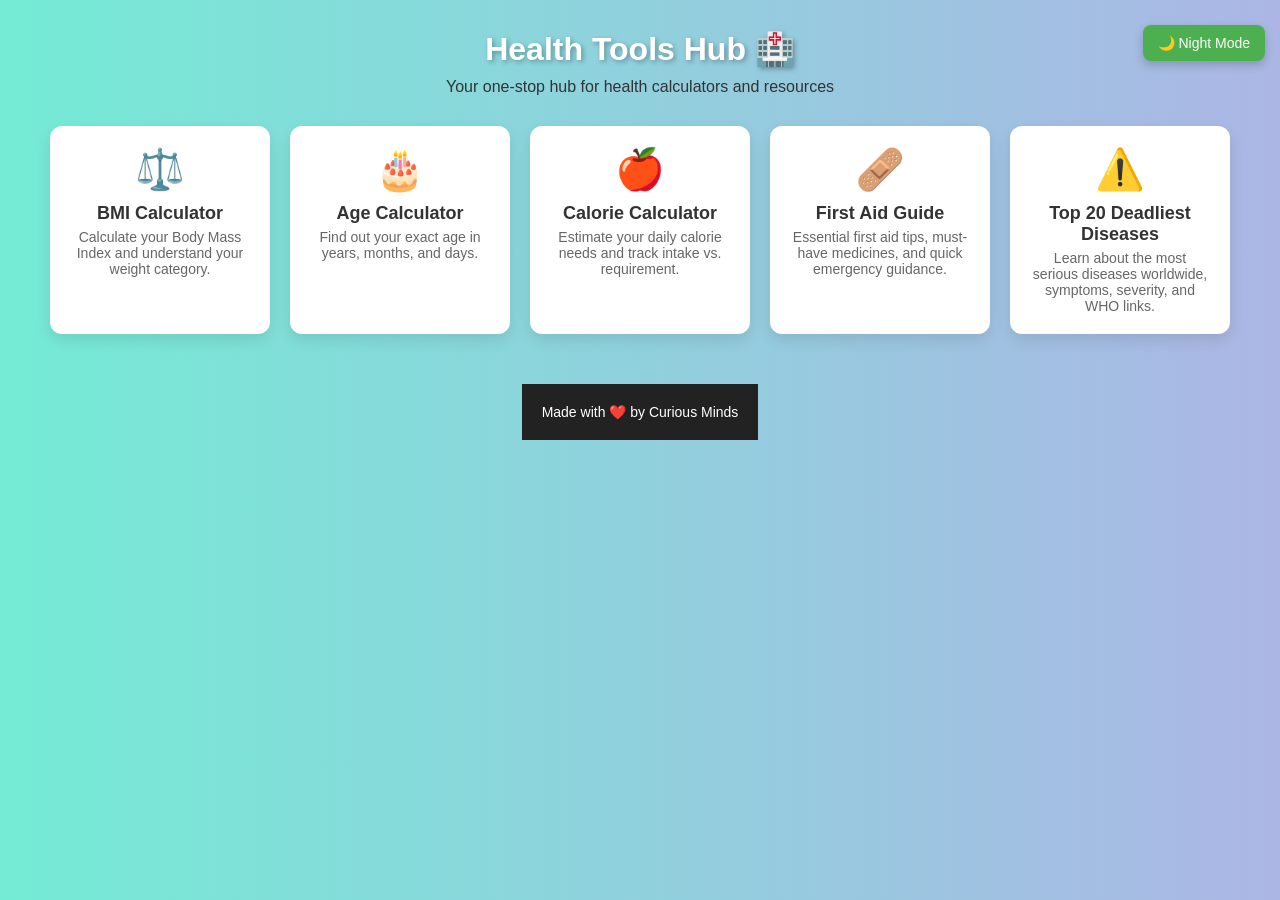
<file: index.html>
<!DOCTYPE html>
<html lang="en">
<head>
  <meta charset="UTF-8">
  <meta name="viewport" content="width=device-width, initial-scale=1.0">
  <title>Health Tools Hub | Curious Minds</title>
  <link rel="stylesheet" href="style.css">
  <style>
    body {
      font-family: Arial, sans-serif;
      margin: 0;
      padding: 0;
      background-color: #f7f7f7;
      color: #333;
      transition: background-color 0.3s, color 0.3s;
    }
    header {
      text-align: center;
      padding: 30px 10px 10px 10px;
    }
    h1 {
      margin-bottom: 10px;
    }
    .cards-container {
      display: flex;
      flex-wrap: wrap;
      justify-content: center;
      margin: 20px;
      gap: 20px;
    }
    .tool-card {
      background-color: #fff;
      width: 220px;
      padding: 20px;
      border-radius: 12px;
      text-align: center;
      box-shadow: 0 6px 15px rgba(0,0,0,0.1);
      transition: transform 0.2s, box-shadow 0.2s;
      text-decoration: none;
      color: inherit;
    }
    .tool-card:hover {
      transform: translateY(-5px);
      box-shadow: 0 10px 25px rgba(0,0,0,0.2);
    }
    .tool-card .icon {
      font-size: 40px;
      margin-bottom: 10px;
    }
    .tool-card h2 {
      font-size: 18px;
      margin: 5px 0;
    }
    .tool-card p {
      font-size: 14px;
      color: #666;
    }
    footer {
      text-align: center;
      padding: 20px;
      font-size: 14px;
      background-color: #222;
      color: #fff;
      margin-top: 30px;
    }

    /* Night Mode Styles */
    body.night {
      background-color: #1e1e1e;
      color: #ddd;
    }
    body.night .tool-card {
      background-color: #2c2c2c;
      color: #ddd;
    }
    body.night footer {
      background-color: #111;
    }

    /* Dark mode toggle button */
    #nightToggle {
      position: fixed;
      top: 15px;
      right: 15px;
      padding: 10px 15px;
      border: none;
      border-radius: 8px;
      background-color: #4CAF50;
      color: #fff;
      cursor: pointer;
      font-size: 14px;
      box-shadow: 0 4px 10px rgba(0,0,0,0.2);
      transition: background-color 0.3s;
    }
    #nightToggle:hover {
      background-color: #45a049;
    }

    /* Responsive */
    @media(max-width: 700px){
      .tool-card {
        width: 90%;
      }
    }
  </style>
</head>
<body>

<header>
  <h1>Health Tools Hub 🏥</h1>
  <p>Your one-stop hub for health calculators and resources</p>
  <button id="nightToggle">🌙 Night Mode</button>
</header>

<div class="cards-container">
  <!-- BMI Calculator -->
  <a href="bmi.html" class="tool-card">
    <div class="icon">⚖️</div>
    <h2>BMI Calculator</h2>
    <p>Calculate your Body Mass Index and understand your weight category.</p>
  </a>

  <!-- Age Calculator -->
  <a href="age.html" class="tool-card">
    <div class="icon">🎂</div>
    <h2>Age Calculator</h2>
    <p>Find out your exact age in years, months, and days.</p>
  </a>

  <!-- Calorie Calculator -->
  <a href="calorie.html" class="tool-card">
    <div class="icon">🍎</div>
    <h2>Calorie Calculator</h2>
    <p>Estimate your daily calorie needs and track intake vs. requirement.</p>
  </a>

  <!-- First Aid -->
  <a href="first-aid.html" class="tool-card">
    <div class="icon">🩹</div>
    <h2>First Aid Guide</h2>
    <p>Essential first aid tips, must-have medicines, and quick emergency guidance.</p>
  </a>

  <!-- Top 20 Deadliest Diseases -->
  <a href="top-20-deadliest-diseases.html" class="tool-card">
    <div class="icon">⚠️</div>
    <h2>Top 20 Deadliest Diseases</h2>
    <p>Learn about the most serious diseases worldwide, symptoms, severity, and WHO links.</p>
  </a>
</div>

<footer>
  Made with ❤️ by Curious Minds
</footer>

<script>
  // Night mode toggle
  const toggleBtn = document.getElementById("nightToggle");
  toggleBtn.addEventListener("click", () => {
    document.body.classList.toggle("night");
    if(document.body.classList.contains("night")){
      toggleBtn.textContent = "☀️ Day Mode";
    } else {
      toggleBtn.textContent = "🌙 Night Mode";
    }
  });
</script>

</body>
  </html>
</file>
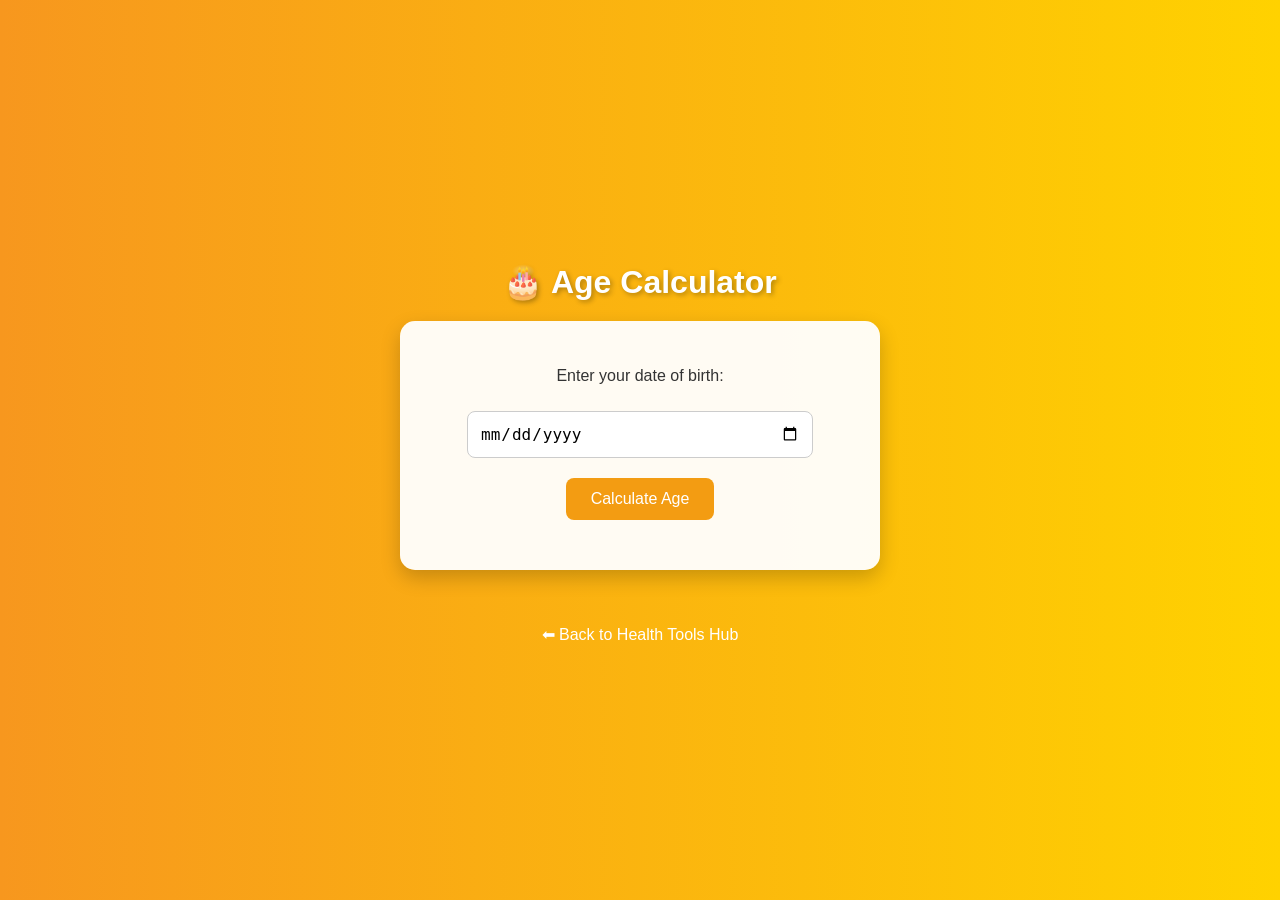
<file: age.html>
<!DOCTYPE html>
<html lang="en">
<head>
  <meta charset="UTF-8">
  <meta name="viewport" content="width=device-width, initial-scale=1.0">
  <title>Age Calculator | Health Tools</title>
  <style>
    /* ===== Global ===== */
    body {
      font-family: 'Arial', sans-serif;
      background: linear-gradient(to right, #f7971e, #ffd200);
      margin: 0;
      padding: 0;
      display: flex;
      flex-direction: column;
      min-height: 100vh;
      align-items: center;
      justify-content: center;
      color: #333;
    }

    h1 {
      text-align: center;
      color: #fff;
      margin-bottom: 20px;
      text-shadow: 2px 2px 5px rgba(0,0,0,0.3);
    }

    /* ===== Card Container ===== */
    .age-card {
      background-color: rgba(255, 255, 255, 0.95);
      padding: 30px 40px;
      border-radius: 15px;
      box-shadow: 0px 8px 20px rgba(0,0,0,0.2);
      max-width: 400px;
      width: 90%;
      text-align: center;
    }

    input[type=date] {
      width: 80%;
      padding: 12px;
      margin: 10px 0;
      border-radius: 8px;
      border: 1px solid #ccc;
      font-size: 16px;
    }

    button {
      padding: 12px 25px;
      margin-top: 10px;
      background-color: #f39c12;
      color: white;
      font-size: 16px;
      border: none;
      border-radius: 8px;
      cursor: pointer;
      transition: 0.3s;
    }

    button:hover {
      background-color: #e67e22;
    }

    #ageResult {
      margin-top: 20px;
      font-size: 18px;
      font-weight: bold;
    }

    /* ===== Footer ===== */
    footer {
      margin-top: 40px;
      padding: 15px;
      text-align: center;
      color: #fff;
    }
  </style>
</head>
<body>

  <h1>🎂 Age Calculator</h1>

  <div class="age-card">
    <p>Enter your date of birth:</p>
    <input type="date" id="dob">
    <button onclick="calculateAge()">Calculate Age</button>
    <p id="ageResult"></p>
  </div>

  <footer>
    <a href="index.html" style="color:white; text-decoration:none;">⬅ Back to Health Tools Hub</a>
  </footer>

  <script>
    function calculateAge() {
      let dobInput = document.getElementById("dob").value;
      if (!dobInput) {
        document.getElementById("ageResult").innerHTML = "Please select your date of birth!";
        return;
      }

      let dob = new Date(dobInput);
      let today = new Date();

      let years = today.getFullYear() - dob.getFullYear();
      let months = today.getMonth() - dob.getMonth();
      let days = today.getDate() - dob.getDate();

      if (days < 0) {
        months -= 1;
        days += new Date(today.getFullYear(), today.getMonth(), 0).getDate();
      }

      if (months < 0) {
        years -= 1;
        months += 12;
      }

      document.getElementById("ageResult").innerHTML = 
        `You are ${years} year(s) and ${months} month(s) old.`;
    }
  </script>

</body>
</html>
</file>
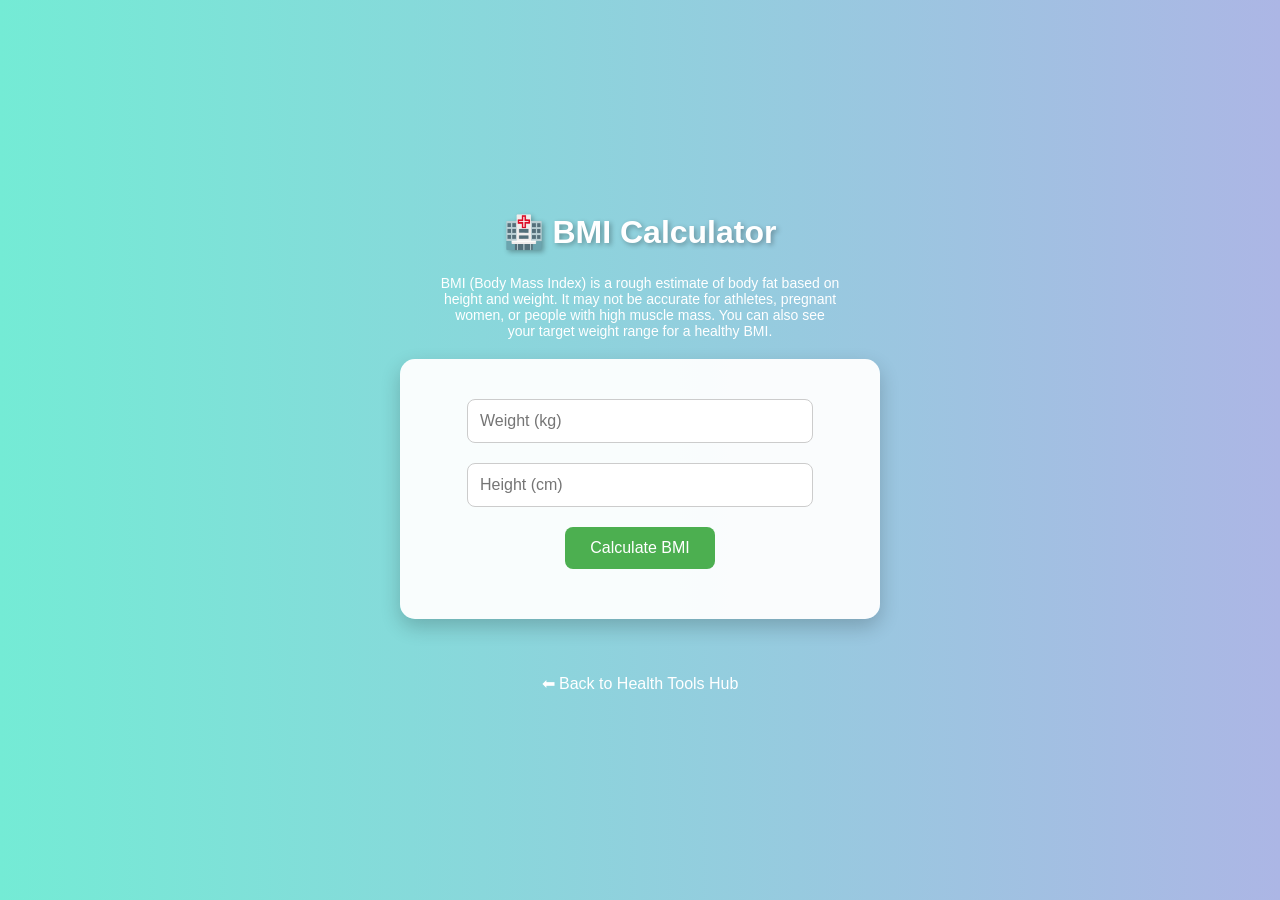
<file: bmi.html>
<!DOCTYPE html>
<html lang="en">
<head>
  <meta charset="UTF-8">
  <meta name="viewport" content="width=device-width, initial-scale=1.0">
  <title>BMI Calculator | Health Tools</title>
  <style>
    body {
      font-family: 'Arial', sans-serif;
      background: linear-gradient(to right, #74ebd5, #ACB6E5);
      margin: 0;
      padding: 0;
      display: flex;
      flex-direction: column;
      min-height: 100vh;
      align-items: center;
      justify-content: center;
      color: #333;
    }
    h1 {
      text-align: center;
      color: #fff;
      margin-bottom: 10px;
      text-shadow: 2px 2px 5px rgba(0,0,0,0.3);
    }
    p.description {
      text-align: center;
      max-width: 400px;
      color: #fff;
      margin-bottom: 20px;
      font-size: 14px;
    }
    .bmi-card {
      background-color: rgba(255, 255, 255, 0.95);
      padding: 30px 40px;
      border-radius: 15px;
      box-shadow: 0px 8px 20px rgba(0,0,0,0.2);
      max-width: 400px;
      width: 90%;
      text-align: center;
    }
    input[type=number] {
      width: 80%;
      padding: 12px;
      margin: 10px 0;
      border-radius: 8px;
      border: 1px solid #ccc;
      font-size: 16px;
    }
    button {
      padding: 12px 25px;
      margin-top: 10px;
      background-color: #4CAF50;
      color: white;
      font-size: 16px;
      border: none;
      border-radius: 8px;
      cursor: pointer;
      transition: 0.3s;
    }
    button:hover {
      background-color: #45a049;
    }
    #bmiResult {
      margin-top: 20px;
      font-size: 18px;
      font-weight: bold;
    }
    #advice, #targetWeightInfo {
      margin-top: 10px;
      font-size: 16px;
      font-weight: bold;
    }
    .underweight { color: #3498db; }
    .normal { color: #27ae60; }
    .overweight { color: #f39c12; }
    .obese { color: #e74c3c; }
    footer {
      margin-top: 40px;
      padding: 15px;
      text-align: center;
      color: #fff;
    }
  </style>
</head>
<body>

  <h1>🏥 BMI Calculator</h1>
  <p class="description">
    BMI (Body Mass Index) is a rough estimate of body fat based on height and weight. 
    It may not be accurate for athletes, pregnant women, or people with high muscle mass. 
    You can also see your target weight range for a healthy BMI.
  </p>

  <div class="bmi-card">
    <input type="number" id="weight" placeholder="Weight (kg)">
    <input type="number" id="height" placeholder="Height (cm)">
    <button onclick="calculateBMI()">Calculate BMI</button>
    <p id="bmiResult"></p>
    <p id="advice"></p>
    <p id="targetWeightInfo"></p>
  </div>

  <footer>
    <a href="index.html" style="color:white; text-decoration:none;">⬅ Back to Health Tools Hub</a>
  </footer>

  <script>
    function calculateBMI() {
      let w = parseFloat(document.getElementById("weight").value);
      let h = parseFloat(document.getElementById("height").value)/100;

      if (!w || !h) {
        document.getElementById("bmiResult").innerText = "Please enter valid numbers!";
        document.getElementById("bmiResult").className = "";
        document.getElementById("advice").innerText = "";
        document.getElementById("targetWeightInfo").innerText = "";
        return;
      }

      let bmi = w / (h*h);
      bmi = bmi.toFixed(1);

      let category = "";
      let advice = "";
      let className = "";

      if (bmi < 18.5) {
        category = "Underweight";
        advice = "You may need to eat more nutritious food.";
        className = "underweight";
      } else if (bmi >= 18.5 && bmi < 25) {
        category = "Normal";
        advice = "Your weight is in a healthy range.";
        className = "normal";
      } else if (bmi >= 25 && bmi < 30) {
        category = "Overweight";
        advice = "Consider a balanced diet and regular exercise.";
        className = "overweight";
      } else {
        category = "Obese";
        advice = "Consult a doctor or dietitian for guidance.";
        className = "obese";
      }

      document.getElementById("bmiResult").innerText = `BMI: ${bmi} — ${category}`;
      document.getElementById("bmiResult").className = className;
      document.getElementById("advice").innerText = advice;

      // Calculate target weight range for healthy BMI (18.5 - 24.9)
      let minWeight = (18.5 * h * h).toFixed(1);
      let maxWeight = (24.9 * h * h).toFixed(1);
      document.getElementById("targetWeightInfo").innerText =
        `Target weight range for healthy BMI: ${minWeight} kg – ${maxWeight} kg`;
    }
  </script>

</body>
</html>
</file>
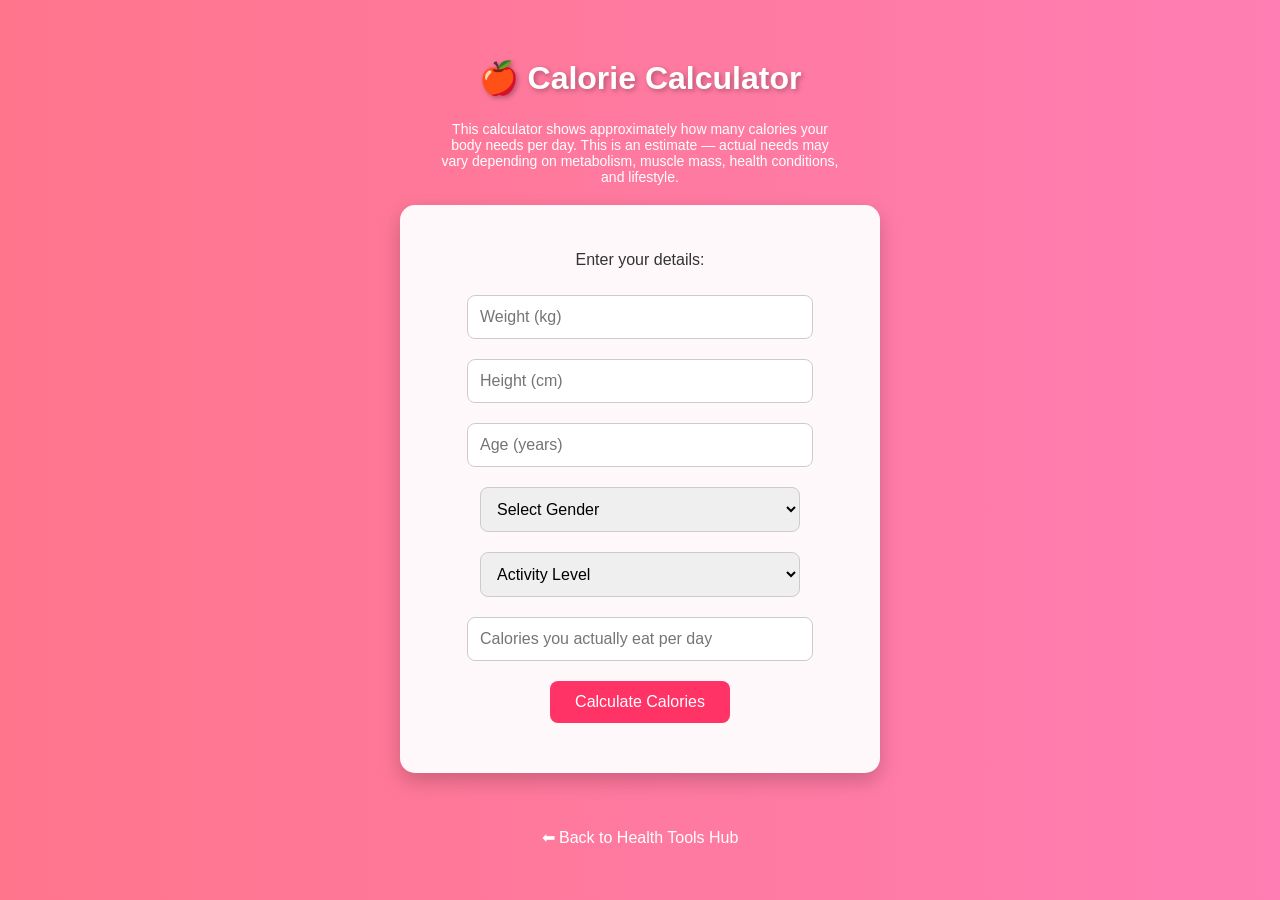
<file: calorie.html>
<!DOCTYPE html>
<html lang="en">
<head>
  <meta charset="UTF-8">
  <meta name="viewport" content="width=device-width, initial-scale=1.0">
  <title>Calorie Calculator | Health Tools</title>
  <style>
    /* ===== Global ===== */
    body {
      font-family: 'Arial', sans-serif;
      background: linear-gradient(to right, #ff758c, #ff7eb3);
      margin: 0;
      padding: 0;
      display: flex;
      flex-direction: column;
      min-height: 100vh;
      align-items: center;
      justify-content: center;
      color: #333;
    }

    h1 {
      text-align: center;
      color: #fff;
      margin-bottom: 10px;
      text-shadow: 2px 2px 5px rgba(0,0,0,0.3);
    }

    p.description {
      text-align: center;
      max-width: 400px;
      color: #fff;
      margin-bottom: 20px;
      font-size: 14px;
    }

    /* ===== Card Container ===== */
    .calorie-card {
      background-color: rgba(255, 255, 255, 0.95);
      padding: 30px 40px;
      border-radius: 15px;
      box-shadow: 0px 8px 20px rgba(0,0,0,0.2);
      max-width: 400px;
      width: 90%;
      text-align: center;
    }

    input[type=number], select {
      width: 80%;
      padding: 12px;
      margin: 10px 0;
      border-radius: 8px;
      border: 1px solid #ccc;
      font-size: 16px;
    }

    button {
      padding: 12px 25px;
      margin-top: 10px;
      background-color: #ff3366;
      color: white;
      font-size: 16px;
      border: none;
      border-radius: 8px;
      cursor: pointer;
      transition: 0.3s;
    }

    button:hover {
      background-color: #e62e55;
    }

    #calorieResult {
      margin-top: 20px;
      font-size: 18px;
      font-weight: bold;
    }

    #recommendation {
      margin-top: 10px;
      font-size: 16px;
      font-weight: bold;
    }

    /* ===== Footer ===== */
    footer {
      margin-top: 40px;
      padding: 15px;
      text-align: center;
      color: #fff;
    }
  </style>
</head>
<body>

  <h1>🍎 Calorie Calculator</h1>
  <p class="description">
    This calculator shows approximately how many calories your body needs per day. 
    This is an estimate — actual needs may vary depending on metabolism, muscle mass, 
    health conditions, and lifestyle.
  </p>

  <div class="calorie-card">
    <p>Enter your details:</p>
    <input type="number" id="weight" placeholder="Weight (kg)">
    <input type="number" id="height" placeholder="Height (cm)">
    <input type="number" id="age" placeholder="Age (years)">
    <select id="gender">
      <option value="" disabled selected>Select Gender</option>
      <option value="male">Male</option>
      <option value="female">Female</option>
    </select>
    <select id="activity">
      <option value="" disabled selected>Activity Level</option>
      <option value="1.2">Sedentary (little or no exercise)</option>
      <option value="1.375">Lightly active (light exercise)</option>
      <option value="1.55">Moderately active (moderate exercise)</option>
      <option value="1.725">Very active (hard exercise)</option>
      <option value="1.9">Extra active (very hard exercise)</option>
    </select>
    <input type="number" id="eaten" placeholder="Calories you actually eat per day">
    <button onclick="calculateCalories()">Calculate Calories</button>
    <p id="calorieResult"></p>
    <p id="recommendation"></p>
  </div>

  <footer>
    <a href="index.html" style="color:white; text-decoration:none;">⬅ Back to Health Tools Hub</a>
  </footer>

  <script>
    function calculateCalories() {
      let weight = parseFloat(document.getElementById("weight").value);
      let height = parseFloat(document.getElementById("height").value);
      let age = parseInt(document.getElementById("age").value);
      let gender = document.getElementById("gender").value;
      let activity = parseFloat(document.getElementById("activity").value);
      let eaten = parseFloat(document.getElementById("eaten").value);

      if (!weight || !height || !age || !gender || !activity) {
        document.getElementById("calorieResult").innerHTML = "Please fill all fields!";
        document.getElementById("recommendation").innerHTML = "";
        return;
      }

      // Mifflin-St Jeor Equation
      let bmr;
      if (gender === "male") {
        bmr = 10*weight + 6.25*height - 5*age + 5;
      } else {
        bmr = 10*weight + 6.25*height - 5*age - 161;
      }

      let calories = Math.round(bmr * activity);

      document.getElementById("calorieResult").innerHTML = 
        `Your estimated daily calories: <strong>${calories} kcal</strong>`;

      // Recommendation based on actual calories eaten
      if (!eaten) {
        document.getElementById("recommendation").innerHTML = 
          "Enter how many calories you eat to get recommendations.";
      } else if (eaten < calories) {
        document.getElementById("recommendation").innerHTML = 
          "You may need to eat more calories to meet your body's needs.";
      } else if (eaten > calories) {
        document.getElementById("recommendation").innerHTML = 
          "You may be consuming more calories than your body needs.";
      } else {
        document.getElementById("recommendation").innerHTML = 
          "Your intake matches your estimated daily needs. Good job!";
      }
    }
  </script>

</body>
    </html>
</file>
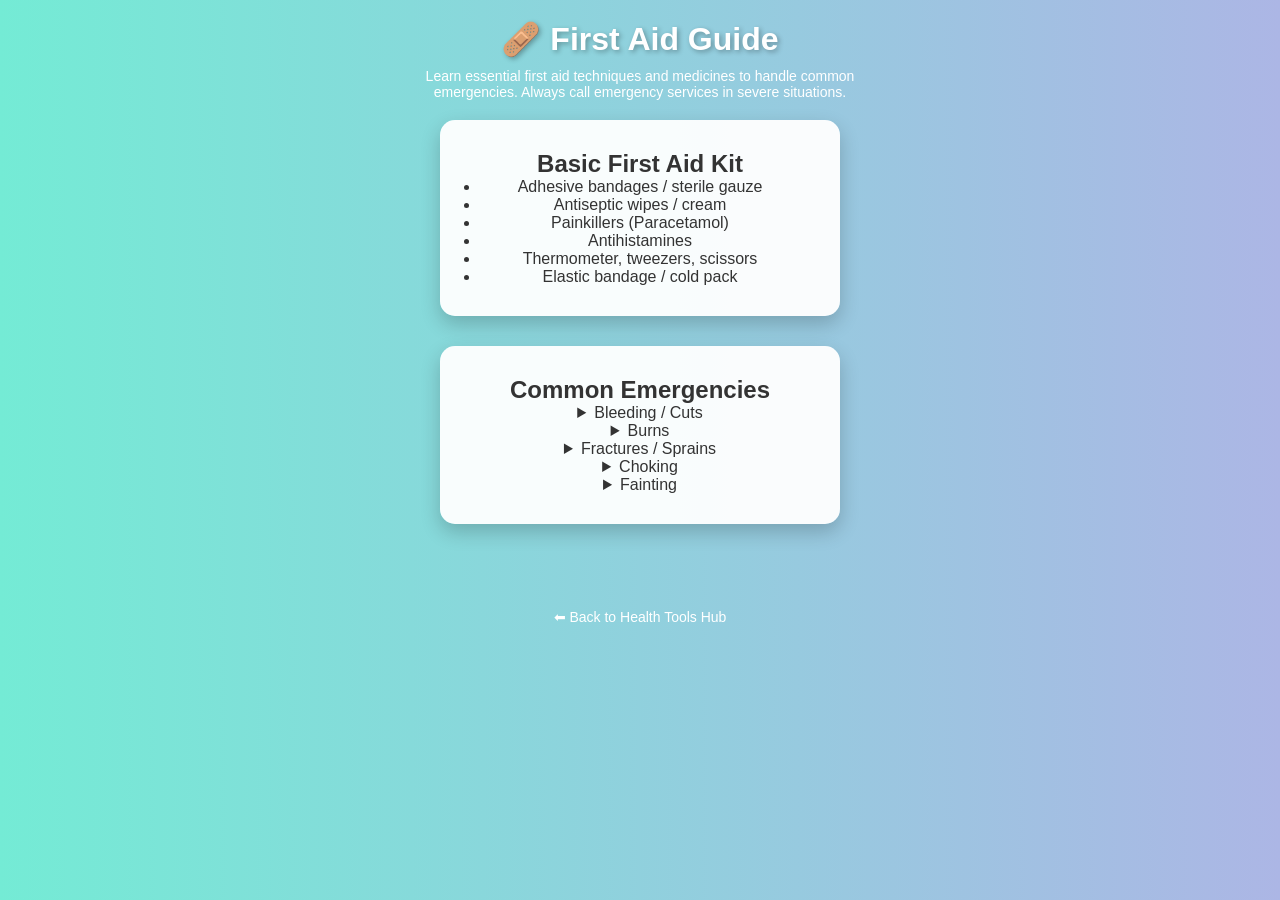
<file: first-aid.html>
<!DOCTYPE html>
<html lang="en">
<head>
  <meta charset="UTF-8">
  <meta name="viewport" content="width=device-width, initial-scale=1.0">
  <title>First Aid | Health Tools</title>
  <link rel="stylesheet" href="style.css">
</head>
<body>

<h1>🩹 First Aid Guide</h1>
<p class="description">
  Learn essential first aid techniques and medicines to handle common emergencies. 
  Always call emergency services in severe situations.
</p>

<div class="calculator-card">
  <h2>Basic First Aid Kit</h2>
  <ul>
    <li>Adhesive bandages / sterile gauze</li>
    <li>Antiseptic wipes / cream</li>
    <li>Painkillers (Paracetamol)</li>
    <li>Antihistamines</li>
    <li>Thermometer, tweezers, scissors</li>
    <li>Elastic bandage / cold pack</li>
  </ul>
</div>

<div class="calculator-card">
  <h2>Common Emergencies</h2>
  
  <details>
    <summary>Bleeding / Cuts</summary>
    <p>Apply pressure with a clean cloth or gauze. Clean wound with antiseptic. Cover with a bandage. Seek medical help if bleeding is heavy.</p>
  </details>

  <details>
    <summary>Burns</summary>
    <p>Cool the burn under running water for 10–20 mins. Cover with sterile, non-stick dressing. Avoid applying butter or oil.</p>
  </details>

  <details>
    <summary>Fractures / Sprains</summary>
    <p>Immobilize the injured area with splint or bandage. Apply cold packs to reduce swelling. Seek medical attention immediately.</p>
  </details>

  <details>
    <summary>Choking</summary>
    <p>Encourage coughing. Perform Heimlich maneuver if person cannot breathe. Call emergency services immediately.</p>
  </details>

  <details>
    <summary>Fainting</summary>
    <p>Lay the person flat and raise legs. Keep airway clear. Loosen tight clothing. Seek medical help if unconscious for more than a minute.</p>
  </details>
</div>

<footer>
  <a href="index.html">⬅ Back to Health Tools Hub</a>
</footer>

</body>
                              </html>
</file>
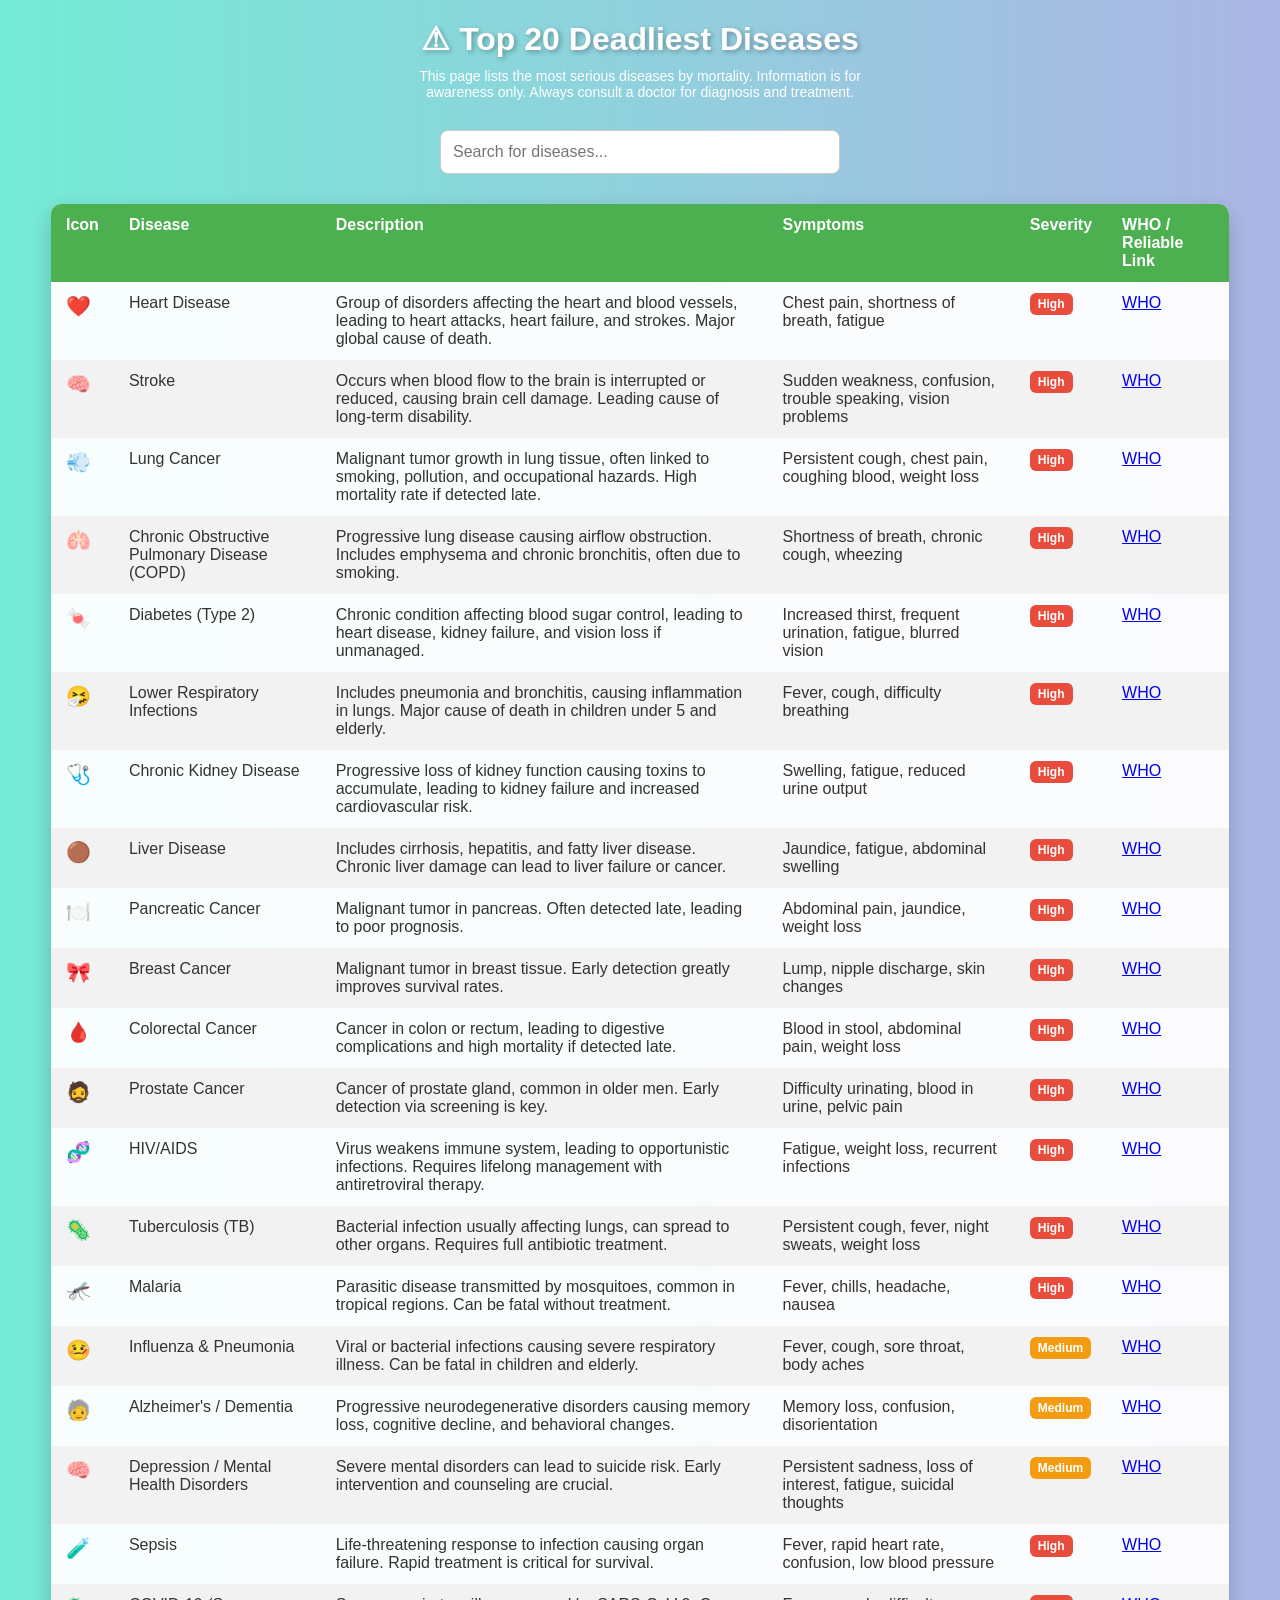
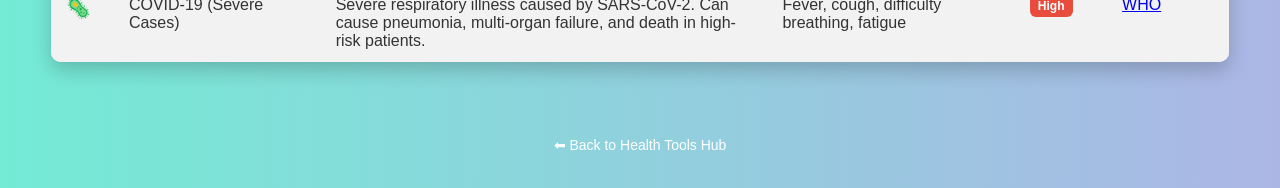
<file: top-20-deadliest-diseases.html>
<!DOCTYPE html>
<html lang="en">
<head>
  <meta charset="UTF-8">
  <meta name="viewport" content="width=device-width, initial-scale=1.0">
  <title>Top 20 Deadliest Diseases | Health Tools</title>
  <link rel="stylesheet" href="style.css">
  <style>
    /* Table styling */
    #diseaseTable {
      width: 95%;
      max-width: 1200px;
      margin: 20px auto;
      border-collapse: collapse;
      background-color: rgba(255, 255, 255, 0.95);
      border-radius: 10px;
      overflow: hidden;
      box-shadow: 0px 8px 20px rgba(0,0,0,0.2);
    }
    #diseaseTable th, #diseaseTable td {
      padding: 12px 15px;
      text-align: left;
      vertical-align: top;
    }
    #diseaseTable th {
      background-color: #4CAF50;
      color: white;
      position: sticky;
      top: 0;
    }
    #diseaseTable tr:nth-child(even) {
      background-color: #f2f2f2;
    }
    .badge {
      padding: 4px 8px;
      border-radius: 6px;
      color: white;
      font-weight: bold;
      font-size: 12px;
    }
    .high { background-color: #e74c3c; }
    .medium { background-color: #f39c12; }
    .low { background-color: #27ae60; }

    /* Search bar */
    #searchInput {
      width: 90%;
      max-width: 400px;
      padding: 12px;
      margin: 10px auto;
      display: block;
      border-radius: 8px;
      border: 1px solid #ccc;
      font-size: 16px;
    }

    /* Icons */
    .icon-cell {
      font-size: 20px;
      text-align: center;
    }

    @media(max-width: 900px){
      #diseaseTable th, #diseaseTable td{
        font-size: 14px;
        padding: 8px 10px;
      }
      .icon-cell{
        font-size: 18px;
      }
    }
  </style>
</head>
<body>

<h1>⚠ Top 20 Deadliest Diseases</h1>
<p class="description">
  This page lists the most serious diseases by mortality. Information is for awareness only. Always consult a doctor for diagnosis and treatment.
</p>

<input type="text" id="searchInput" onkeyup="filterTable()" placeholder="Search for diseases...">

<table id="diseaseTable">
  <thead>
    <tr>
      <th>Icon</th>
      <th>Disease</th>
      <th>Description</th>
      <th>Symptoms</th>
      <th>Severity</th>
      <th>WHO / Reliable Link</th>
    </tr>
  </thead>
  <tbody>
    <!-- 1. Heart Disease -->
    <tr>
      <td class="icon-cell">❤️</td>
      <td>Heart Disease</td>
      <td>Group of disorders affecting the heart and blood vessels, leading to heart attacks, heart failure, and strokes. Major global cause of death.</td>
      <td>Chest pain, shortness of breath, fatigue</td>
      <td><span class="badge high">High</span></td>
      <td><a href="https://www.who.int/news-room/fact-sheets/detail/cardiovascular-diseases-(cvds)" target="_blank">WHO</a></td>
    </tr>

    <!-- 2. Stroke -->
    <tr>
      <td class="icon-cell">🧠</td>
      <td>Stroke</td>
      <td>Occurs when blood flow to the brain is interrupted or reduced, causing brain cell damage. Leading cause of long-term disability.</td>
      <td>Sudden weakness, confusion, trouble speaking, vision problems</td>
      <td><span class="badge high">High</span></td>
      <td><a href="https://www.who.int/news-room/fact-sheets/detail/the-top-10-causes-of-death" target="_blank">WHO</a></td>
    </tr>

    <!-- 3. Lung Cancer -->
    <tr>
      <td class="icon-cell">💨</td>
      <td>Lung Cancer</td>
      <td>Malignant tumor growth in lung tissue, often linked to smoking, pollution, and occupational hazards. High mortality rate if detected late.</td>
      <td>Persistent cough, chest pain, coughing blood, weight loss</td>
      <td><span class="badge high">High</span></td>
      <td><a href="https://www.who.int/news-room/fact-sheets/detail/cancer" target="_blank">WHO</a></td>
    </tr>

    <!-- 4. COPD -->
    <tr>
      <td class="icon-cell">🫁</td>
      <td>Chronic Obstructive Pulmonary Disease (COPD)</td>
      <td>Progressive lung disease causing airflow obstruction. Includes emphysema and chronic bronchitis, often due to smoking.</td>
      <td>Shortness of breath, chronic cough, wheezing</td>
      <td><span class="badge high">High</span></td>
      <td><a href="https://www.who.int/news-room/fact-sheets/detail/chronic-obstructive-pulmonary-disease-(copd)" target="_blank">WHO</a></td>
    </tr>

    <!-- 5. Diabetes Type 2 -->
    <tr>
      <td class="icon-cell">🍬</td>
      <td>Diabetes (Type 2)</td>
      <td>Chronic condition affecting blood sugar control, leading to heart disease, kidney failure, and vision loss if unmanaged.</td>
      <td>Increased thirst, frequent urination, fatigue, blurred vision</td>
      <td><span class="badge high">High</span></td>
      <td><a href="https://www.who.int/news-room/fact-sheets/detail/diabetes" target="_blank">WHO</a></td>
    </tr>

    <!-- 6. Lower Respiratory Infections -->
    <tr>
      <td class="icon-cell">🤧</td>
      <td>Lower Respiratory Infections</td>
      <td>Includes pneumonia and bronchitis, causing inflammation in lungs. Major cause of death in children under 5 and elderly.</td>
      <td>Fever, cough, difficulty breathing</td>
      <td><span class="badge high">High</span></td>
      <td><a href="https://www.who.int/news-room/fact-sheets/detail/the-top-10-causes-of-death" target="_blank">WHO</a></td>
    </tr>

    <!-- 7. Kidney Disease -->
    <tr>
      <td class="icon-cell">🩺</td>
      <td>Chronic Kidney Disease</td>
      <td>Progressive loss of kidney function causing toxins to accumulate, leading to kidney failure and increased cardiovascular risk.</td>
      <td>Swelling, fatigue, reduced urine output</td>
      <td><span class="badge high">High</span></td>
      <td><a href="https://www.who.int/news-room/fact-sheets/detail/kidney-disease" target="_blank">WHO</a></td>
    </tr>

    <!-- 8. Liver Disease -->
    <tr>
      <td class="icon-cell">🟤</td>
      <td>Liver Disease</td>
      <td>Includes cirrhosis, hepatitis, and fatty liver disease. Chronic liver damage can lead to liver failure or cancer.</td>
      <td>Jaundice, fatigue, abdominal swelling</td>
      <td><span class="badge high">High</span></td>
      <td><a href="https://www.who.int/health-topics/hepatitis" target="_blank">WHO</a></td>
    </tr>

    <!-- 9. Pancreatic Cancer -->
    <tr>
      <td class="icon-cell">🍽️</td>
      <td>Pancreatic Cancer</td>
      <td>Malignant tumor in pancreas. Often detected late, leading to poor prognosis.</td>
      <td>Abdominal pain, jaundice, weight loss</td>
      <td><span class="badge high">High</span></td>
      <td><a href="https://www.who.int/news-room/fact-sheets/detail/cancer" target="_blank">WHO</a></td>
    </tr>

    <!-- 10. Breast Cancer -->
    <tr>
      <td class="icon-cell">🎀</td>
      <td>Breast Cancer</td>
      <td>Malignant tumor in breast tissue. Early detection greatly improves survival rates.</td>
      <td>Lump, nipple discharge, skin changes</td>
      <td><span class="badge high">High</span></td>
      <td><a href="https://www.who.int/news-room/fact-sheets/detail/cancer" target="_blank">WHO</a></td>
    </tr>

    <!-- 11. Colorectal Cancer -->
    <tr>
      <td class="icon-cell">🩸</td>
      <td>Colorectal Cancer</td>
      <td>Cancer in colon or rectum, leading to digestive complications and high mortality if detected late.</td>
      <td>Blood in stool, abdominal pain, weight loss</td>
      <td><span class="badge high">High</span></td>
      <td><a href="https://www.who.int/news-room/fact-sheets/detail/cancer" target="_blank">WHO</a></td>
    </tr>

    <!-- 12. Prostate Cancer -->
    <tr>
      <td class="icon-cell">🧔</td>
      <td>Prostate Cancer</td>
      <td>Cancer of prostate gland, common in older men. Early detection via screening is key.</td>
      <td>Difficulty urinating, blood in urine, pelvic pain</td>
      <td><span class="badge high">High</span></td>
      <td><a href="https://www.who.int/news-room/fact-sheets/detail/cancer" target="_blank">WHO</a></td>
    </tr>

    <!-- 13. HIV/AIDS -->
    <tr>
      <td class="icon-cell">🧬</td>
      <td>HIV/AIDS</td>
      <td>Virus weakens immune system, leading to opportunistic infections. Requires lifelong management with antiretroviral therapy.</td>
      <td>Fatigue, weight loss, recurrent infections</td>
      <td><span class="badge high">High</span></td>
      <td><a href="https://www.who.int/news-room/fact-sheets/detail/hiv-aids" target="_blank">WHO</a></td>
    </tr>

    <!-- 14. Tuberculosis -->
    <tr>
      <td class="icon-cell">🦠</td>
      <td>Tuberculosis (TB)</td>
      <td>Bacterial infection usually affecting lungs, can spread to other organs. Requires full antibiotic treatment.</td>
      <td>Persistent cough, fever, night sweats, weight loss</td>
      <td><span class="badge high">High</span></td>
      <td><a href="https://www.who.int/news-room/fact-sheets/detail/tuberculosis" target="_blank">WHO</a></td>
    </tr>

    <!-- 15. Malaria -->
    <tr>
      <td class="icon-cell">🦟</td>
      <td>Malaria</td>
      <td>Parasitic disease transmitted by mosquitoes, common in tropical regions. Can be fatal without treatment.</td>
      <td>Fever, chills, headache, nausea</td>
      <td><span class="badge high">High</span></td>
      <td><a href="https://www.who.int/news-room/fact-sheets/detail/malaria" target="_blank">WHO</a></td>
    </tr>

    <!-- 16. Influenza & Pneumonia -->
    <tr>
      <td class="icon-cell">🤒</td>
      <td>Influenza & Pneumonia</td>
      <td>Viral or bacterial infections causing severe respiratory illness. Can be fatal in children and elderly.</td>
      <td>Fever, cough, sore throat, body aches</td>
      <td><span class="badge medium">Medium</span></td>
      <td><a href="https://www.who.int/news-room/fact-sheets/detail/influenza-(seasonal)" target="_blank">WHO</a></td>
    </tr>

    <!-- 17. Alzheimer / Dementia -->
    <tr>
      <td class="icon-cell">🧓</td>
      <td>Alzheimer's / Dementia</td>
      <td>Progressive neurodegenerative disorders causing memory loss, cognitive decline, and behavioral changes.</td>
      <td>Memory loss, confusion, disorientation</td>
      <td><span class="badge medium">Medium</span></td>
      <td><a href="https://www.who.int/news-room/fact-sheets/detail/dementia" target="_blank">WHO</a></td>
    </tr>

    <!-- 18. Depression / Mental Disorders -->
    <tr>
      <td class="icon-cell">🧠</td>
      <td>Depression / Mental Health Disorders</td>
      <td>Severe mental disorders can lead to suicide risk. Early intervention and counseling are crucial.</td>
      <td>Persistent sadness, loss of interest, fatigue, suicidal thoughts</td>
      <td><span class="badge medium">Medium</span></td>
      <td><a href="https://www.who.int/news-room/fact-sheets/detail/mental-disorders" target="_blank">WHO</a></td>
    </tr>

    <!-- 19. Sepsis -->
    <tr>
      <td class="icon-cell">🧪</td>
      <td>Sepsis</td>
      <td>Life-threatening response to infection causing organ failure. Rapid treatment is critical for survival.</td>
      <td>Fever, rapid heart rate, confusion, low blood pressure</td>
      <td><span class="badge high">High</span></td>
      <td><a href="https://www.who.int/news-room/fact-sheets/detail/sepsis" target="_blank">WHO</a></td>
    </tr>

    <!-- 20. COVID-19 Severe -->
    <tr>
      <td class="icon-cell">🦠</td>
      <td>COVID-19 (Severe Cases)</td>
      <td>Severe respiratory illness caused by SARS-CoV-2. Can cause pneumonia, multi-organ failure, and death in high-risk patients.</td>
      <td>Fever, cough, difficulty breathing, fatigue</td>
      <td><span class="badge high">High</span></td>
      <td><a href="https://www.who.int/emergencies/diseases/novel-coronavirus-2019" target="_blank">WHO</a></td>
    </tr>

  </tbody>
</table>

<footer>
  <a href="index.html">⬅ Back to Health Tools Hub</a>
</footer>

<script>
  // ================= Search Filter =================
  function filterTable() {
    let input = document.getElementById("searchInput");
    let filter = input.value.toLowerCase();
    let table = document.getElementById("diseaseTable");
    let tr = table.getElementsByTagName("tr");

    for (let i = 1; i < tr.length; i++) {
      let td = tr[i].getElementsByTagName("td")[1];
      if (td) {
        let txtValue = td.textContent || td.innerText;
        tr[i].style.display = txtValue.toLowerCase().indexOf(filter) > -1 ? "" : "none";
      }
    }
  }
</script>

</body>
</html>
</file>
<file: style.css>
/* ================= Global Styles ================= */
* {
  box-sizing: border-box;
  margin: 0;
  padding: 0;
}

body {
  font-family: 'Arial', sans-serif;
  background: linear-gradient(to right, #74ebd5, #ACB6E5);
  display: flex;
  flex-direction: column;
  min-height: 100vh;
  align-items: center;
  justify-content: flex-start;
  padding: 20px;
  color: #333;
}

h1 {
  text-align: center;
  color: #fff;
  margin-bottom: 10px;
  text-shadow: 2px 2px 5px rgba(0,0,0,0.3);
}

p.description {
  text-align: center;
  max-width: 500px;
  color: #fff;
  margin-bottom: 20px;
  font-size: 14px;
}

/* ================= Card Layout ================= */
.calculator-card {
  background-color: rgba(255, 255, 255, 0.95);
  padding: 30px 40px;
  border-radius: 15px;
  box-shadow: 0px 8px 20px rgba(0,0,0,0.2);
  max-width: 400px;
  width: 90%;
  text-align: center;
  margin-bottom: 30px;
  transition: transform 0.3s ease, box-shadow 0.3s ease;
}

.calculator-card:hover {
  transform: translateY(-5px);
  box-shadow: 0px 12px 25px rgba(0,0,0,0.3);
}

/* ================= Inputs & Buttons ================= */
input[type=number], select {
  width: 80%;
  padding: 12px;
  margin: 10px 0;
  border-radius: 8px;
  border: 1px solid #ccc;
  font-size: 16px;
  transition: border-color 0.3s ease, box-shadow 0.3s ease;
}

input[type=number]:focus, select:focus {
  outline: none;
  border-color: #4CAF50;
  box-shadow: 0 0 5px rgba(76, 175, 80, 0.5);
}

button {
  padding: 12px 25px;
  margin-top: 10px;
  background-color: #4CAF50;
  color: white;
  font-size: 16px;
  border: none;
  border-radius: 8px;
  cursor: pointer;
  transition: 0.3s;
}

button:hover {
  background-color: #45a049;
  transform: scale(1.03);
}

/* ================= Results ================= */
#bmiResult, #ageResult, #calorieResult, #recommendation, #advice, #targetWeightInfo {
  margin-top: 20px;
  font-size: 18px;
  font-weight: bold;
  line-height: 1.4;
}

/* BMI Colors */
.underweight { color: #3498db; }
.normal { color: #27ae60; }
.overweight { color: #f39c12; }
.obese { color: #e74c3c; }

/* ================= Footer ================= */
footer {
  margin-top: 40px;
  padding: 15px;
  text-align: center;
  color: #fff;
  font-size: 14px;
}

footer a {
  color: white;
  text-decoration: none;
  transition: 0.3s;
}

footer a:hover {
  text-decoration: underline;
}

/* ================= Responsive Design ================= */
@media (max-width: 500px) {
  .calculator-card {
    padding: 20px;
  }

  input[type=number], select {
    width: 90%;
  }

  h1 {
    font-size: 24px;
  }

  #bmiResult, #ageResult, #calorieResult, #recommendation, #advice, #targetWeightInfo {
    font-size: 16px;
  }
}

/* ================= Optional Dark Mode ================= */
body.dark-mode {
  background: linear-gradient(to right, #2c3e50, #34495e);
  color: #ecf0f1;
}

body.dark-mode .calculator-card {
  background-color: rgba(44, 62, 80, 0.95);
  box-shadow: 0px 8px 20px rgba(0,0,0,0.5);
}

body.dark-mode input[type=number], body.dark-mode select {
  background-color: #ecf0f1;
  color: #2c3e50;
}

body.dark-mode button {
  background-color: #3498db;
}

body.dark-mode button:hover {
  background-color: #2980b9;
}
</file>
